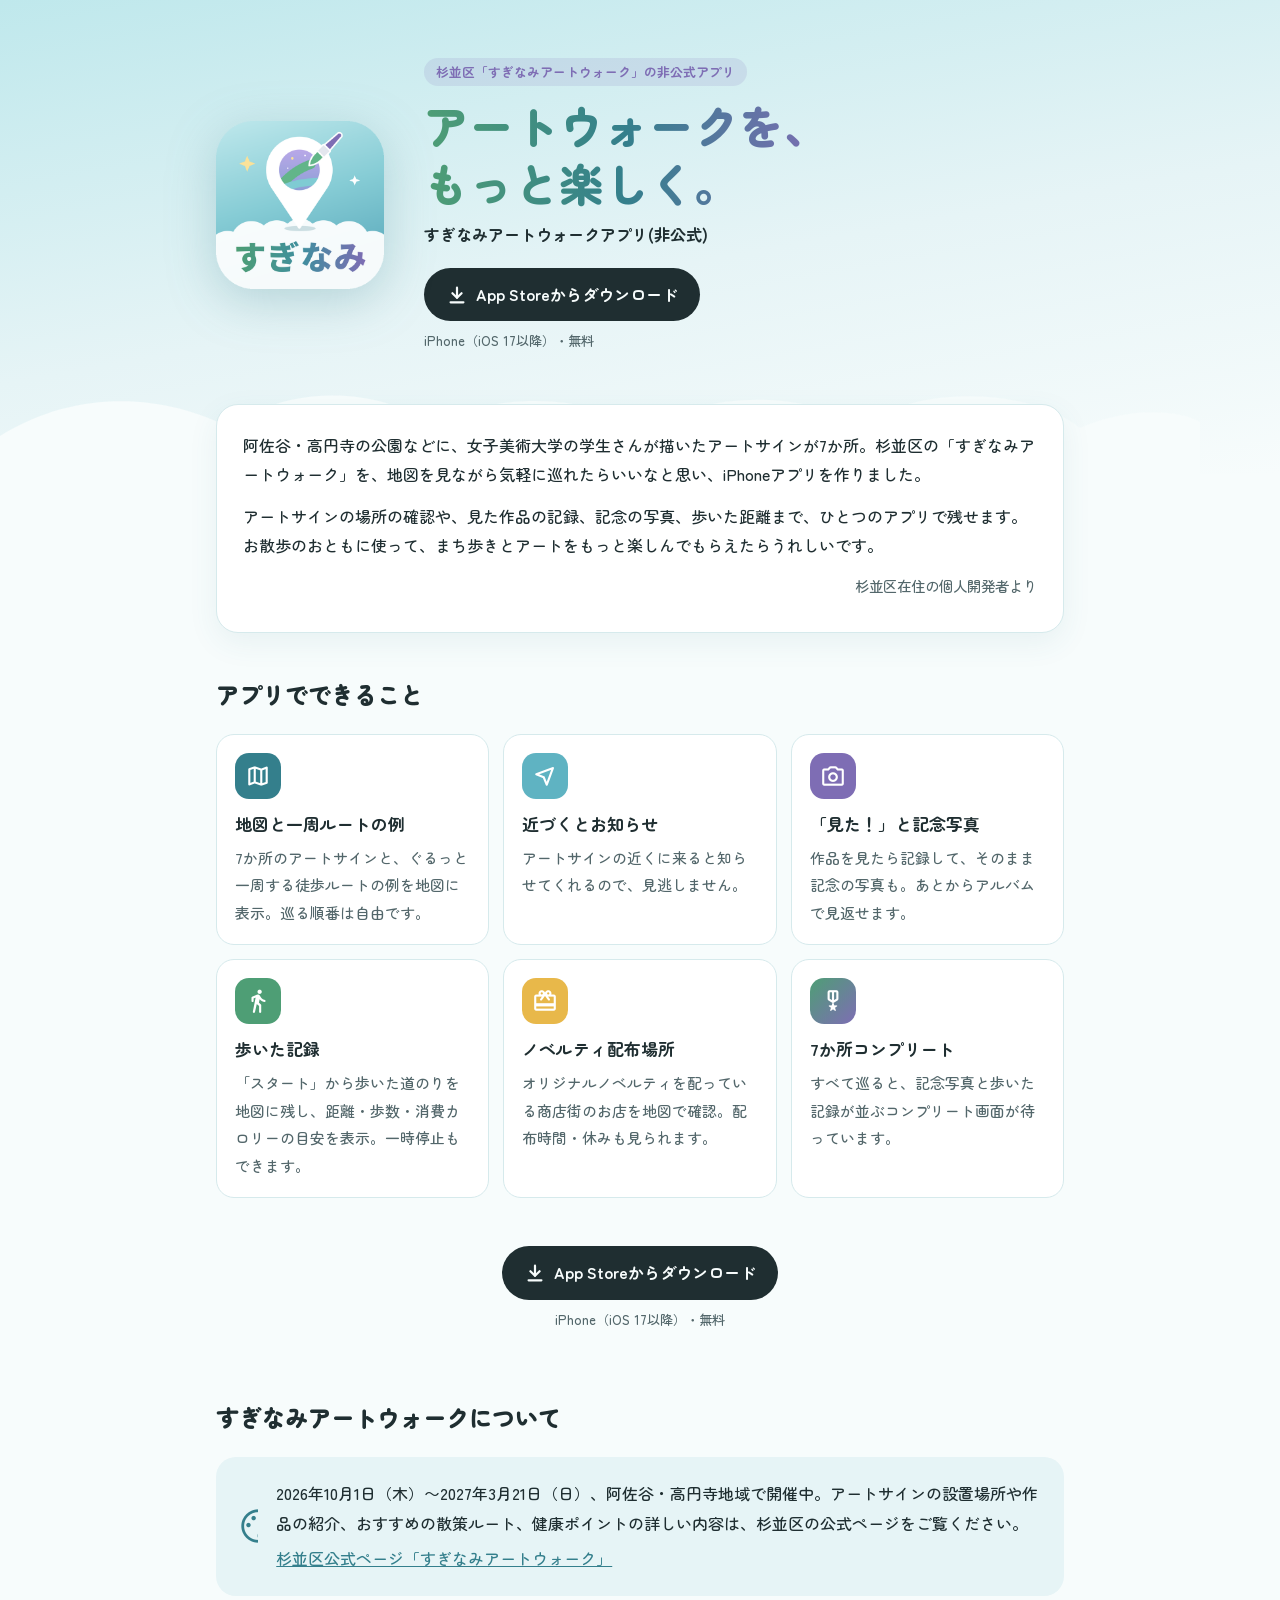
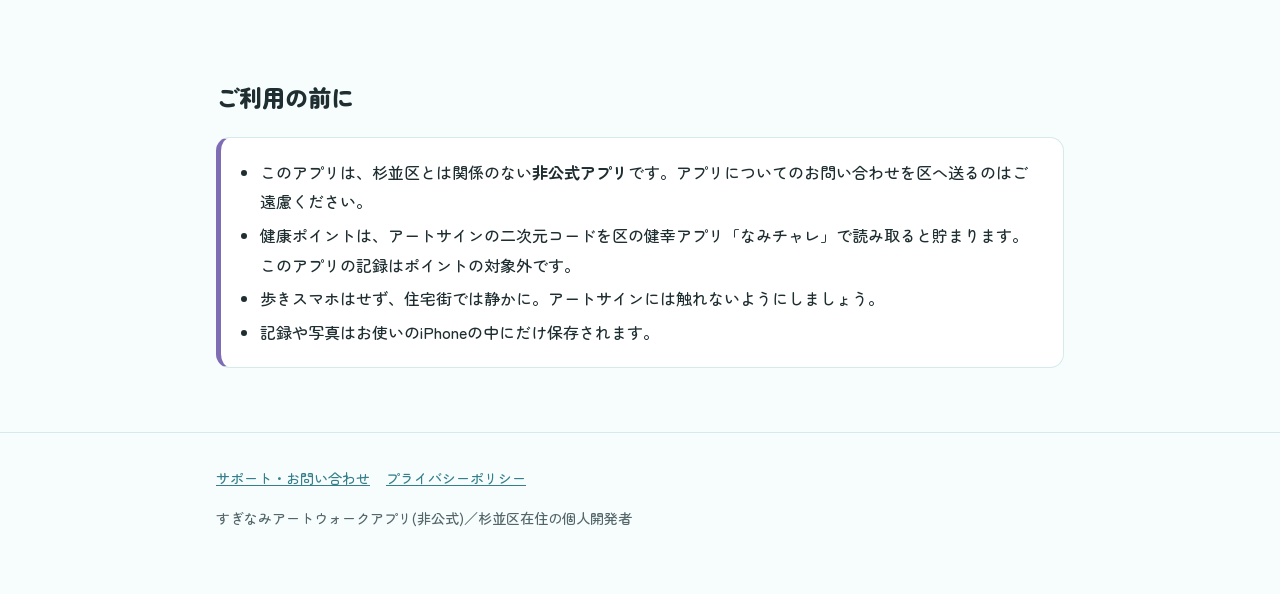
<file: docs/index.html>
<!doctype html>
<html lang="ja">
<head>
<meta charset="utf-8">
<meta name="viewport" content="width=device-width, initial-scale=1">
<title>すぎなみアートウォークアプリ(非公式)｜阿佐谷・高円寺のアートサイン巡りをもっと楽しく</title>
<meta name="description" content="杉並区「すぎなみアートウォーク」（阿佐谷・高円寺、2026年10月1日〜2027年3月21日）を楽しむための非公式iPhoneアプリ。7か所のアートサインを地図で巡り、鑑賞記録や記念写真、歩いた距離・消費カロリーを残せます。杉並区在住の個人開発者が作りました。">
<meta name="keywords" content="すぎなみアートウォーク,すぎなみアートウオーク,杉並区,阿佐谷,阿佐ヶ谷,高円寺,アートサイン,まち歩き,アプリ">
<link rel="canonical" href="https://j-mat0131.github.io/suginami-artwalk/">
<meta name="theme-color" content="#86CCD5">
<!-- iPhoneのSafariで「App Storeで開く」の帯を表示 -->
<meta name="apple-itunes-app" content="app-id=6829203410">
<link rel="icon" type="image/png" sizes="32x32" href="assets/favicon-32.png">
<link rel="icon" type="image/png" sizes="48x48" href="assets/favicon-48.png">
<link rel="icon" type="image/png" sizes="96x96" href="assets/favicon-96.png">
<link rel="icon" type="image/png" sizes="192x192" href="assets/favicon-192.png">
<link rel="apple-touch-icon" href="assets/apple-touch-icon.png">

<meta property="og:type" content="website">
<meta property="og:locale" content="ja_JP">
<meta property="og:site_name" content="すぎなみアートウォークアプリ(非公式)">
<meta property="og:title" content="すぎなみアートウォークアプリ(非公式)">
<meta property="og:description" content="阿佐谷・高円寺のアートサイン7か所を、地図・鑑賞記録・記念写真・歩いた記録で楽しめる非公式iPhoneアプリ。">
<meta property="og:url" content="https://j-mat0131.github.io/suginami-artwalk/">
<meta property="og:image" content="https://j-mat0131.github.io/suginami-artwalk/assets/og-image.png">
<meta property="og:image:width" content="1200">
<meta property="og:image:height" content="630">
<meta name="twitter:card" content="summary_large_image">

<script type="application/ld+json">
{
  "@context": "https://schema.org",
  "@type": "MobileApplication",
  "name": "すぎなみアートウォークアプリ(非公式)",
  "alternateName": ["すぎなみアートウオークアプリ(非公式)", "すぎなみアートウオーク 非公式アプリ"],
  "keywords": "すぎなみアートウォーク, すぎなみアートウオーク, 杉並区, 阿佐谷, 阿佐ヶ谷, 高円寺, アートサイン, まち歩き",
  "operatingSystem": "iOS 17以降",
  "applicationCategory": "TravelApplication",
  "description": "杉並区「すぎなみアートウォーク」の7か所のアートサインを巡るための非公式アプリ。地図とルート、近づくとお知らせ、鑑賞記録と記念写真、歩いた距離・歩数・消費カロリーの記録、ノベルティ配布場所の表示に対応。",
  "inLanguage": "ja",
  "isAccessibleForFree": true,
  "offers": { "@type": "Offer", "price": "0", "priceCurrency": "JPY" },
  "downloadUrl": "https://apps.apple.com/jp/app/id6829203410",
  "installUrl": "https://apps.apple.com/jp/app/id6829203410",
  "author": { "@type": "Person", "name": "杉並区在住の個人開発者" },
  "image": "https://j-mat0131.github.io/suginami-artwalk/assets/icon-512.png",
  "url": "https://j-mat0131.github.io/suginami-artwalk/"
}
</script>

<link rel="preconnect" href="https://fonts.googleapis.com">
<link rel="preconnect" href="https://fonts.gstatic.com" crossorigin>
<link href="https://fonts.googleapis.com/css2?family=Zen+Maru+Gothic:wght@500;700;900&display=swap" rel="stylesheet">
<link href="https://fonts.googleapis.com/css2?family=Material+Symbols+Rounded:opsz,wght,FILL@24,500,1&display=block" rel="stylesheet">

<style>
  :root {
    color-scheme: light dark;
    --sky: #E6F4F6; --sky2: #BFE8EC; --aqua: #5FB3C2; --teal: #347F8C;
    --green: #4E9E75; --lav: #7E6DB4; --sun: #E8B84A;
    --bg: #F7FCFC; --card: #FFFFFF; --text: #1F2E31; --sub: #53676B; --line: #D6EAEC;
  }
  @media (prefers-color-scheme: dark) {
    :root { --bg: #11201F; --card: #1A2D30; --text: #E8F2F3; --sub: #A8BEC2; --line: #2B4549;
            --teal: #7FCBD3; --green: #6CC093; --lav: #A897E0; --sky: #17292C; --sky2: #1E3A3F; }
  }
  * { box-sizing: border-box; }
  html { scroll-behavior: smooth; }
  body { margin: 0; background: var(--bg); color: var(--text);
         font-family: "Zen Maru Gothic", -apple-system, "Hiragino Maru Gothic ProN", "Hiragino Sans", sans-serif;
         font-weight: 500; line-height: 1.85; -webkit-font-smoothing: antialiased; }
  a { color: var(--teal); }
  .wrap { max-width: 880px; margin: 0 auto; padding: 0 16px; }
  .ms { font-family: "Material Symbols Rounded"; font-weight: normal; font-style: normal; line-height: 1;
        font-size: 26px; display: inline-block; overflow: hidden; -webkit-font-feature-settings: "liga"; font-feature-settings: "liga"; }

  /* ヒーロー */
  .hero { position: relative; overflow: hidden; padding: 56px 0 120px;
          background: linear-gradient(170deg, var(--sky2) 0%, var(--sky) 55%, var(--bg) 100%); }
  .hero .wrap { display: flex; gap: 40px; align-items: center; }
  .hero img.icon { width: 168px; height: 168px; flex: none; filter: drop-shadow(0 12px 24px rgba(47,118,133,.25)); }
  .badge { display: inline-block; font-size: .8rem; font-weight: 700; color: var(--lav);
           background: color-mix(in srgb, var(--lav) 14%, transparent); padding: 2px 12px; border-radius: 99px; }
  .hero h1 { font-size: clamp(1.9rem, 5.5vw, 2.8rem); line-height: 1.3; margin: 10px 0 8px; font-weight: 900;
             background: linear-gradient(90deg, var(--green), var(--teal) 50%, var(--lav));
             -webkit-background-clip: text; background-clip: text; color: transparent; }
  .hero .app { font-weight: 700; margin: 0 0 18px; }
  .cta { display: inline-flex; align-items: center; gap: 8px; padding: 12px 22px; border-radius: 99px;
         background: var(--text); color: var(--bg); text-decoration: none; font-weight: 700; }
  .cta { white-space: nowrap; }
  .cta:hover { opacity: .88; }
  .cta .ms { font-size: 24px; }
  .cta-note { display: block; margin-top: 8px; font-size: .82rem; color: var(--sub); }
  .cta-bottom { text-align: center; padding: 8px 0 24px; }
  .clouds { position: absolute; left: 0; right: 0; bottom: -2px; height: 110px; pointer-events: none; }

  section { padding: 40px 0; }
  h2 { font-size: 1.45rem; font-weight: 900; margin: 0 0 18px; }
  .message { background: var(--card); border: 1px solid var(--line); border-radius: 22px; padding: 26px 26px 20px;
             margin-top: -70px; position: relative; box-shadow: 0 10px 30px rgba(47,118,133,.08); }
  .message p { margin: 0 0 12px; }
  .message .by { text-align: right; color: var(--sub); font-size: .9rem; }

  .features { display: grid; grid-template-columns: repeat(auto-fit, minmax(240px, 1fr)); gap: 14px; }
  .feature { background: var(--card); border: 1px solid var(--line); border-radius: 18px; padding: 18px; }
  .feature .ms { width: 46px; height: 46px; border-radius: 14px; display: grid; place-items: center; color: #fff; margin-bottom: 10px; }
  .feature h3 { font-size: 1.05rem; margin: 0 0 4px; font-weight: 700; }
  .feature p { margin: 0; color: var(--sub); font-size: .93rem; }
  .c1 { background: var(--teal); } .c2 { background: var(--green); } .c3 { background: var(--lav); }
  .c4 { background: var(--aqua); } .c5 { background: var(--sun); } .c6 { background: linear-gradient(135deg, var(--green), var(--lav)); }

  .event { display: flex; gap: 18px; align-items: center; background: var(--sky); border-radius: 20px; padding: 22px; }
  .event .ms { font-size: 40px; color: var(--teal); }
  .event p { margin: 0 0 6px; }

  .notes { background: var(--card); border: 1px solid var(--line); border-left: 5px solid var(--lav);
           border-radius: 14px; padding: 16px 20px; }
  .notes ul { margin: 0; padding-left: 1.2em; }
  .notes li { margin: 4px 0; }

  footer { padding: 32px 0 48px; color: var(--sub); font-size: .88rem; border-top: 1px solid var(--line); margin-top: 24px; }
  footer nav a { margin-right: 16px; }

  @media (max-width: 640px) {
    .hero { padding: 36px 0 110px; text-align: center; }
    .hero .wrap { flex-direction: column; gap: 14px; }
    .hero img.icon { width: 128px; height: 128px; }
    .message { padding: 20px 18px 14px; }
    .event { flex-direction: column; text-align: center; }
  }
</style>
</head>
<body>

<header class="hero">
  <div class="wrap">
    <img class="icon" src="assets/icon-512.png" alt="アプリのアイコン" width="168" height="168">
    <div>
      <span class="badge">杉並区「すぎなみアートウォーク」の非公式アプリ</span>
      <h1>アートウォークを、<br>もっと楽しく。</h1>
      <p class="app">すぎなみアートウォークアプリ(非公式)</p>
      <a class="cta" href="https://apps.apple.com/jp/app/id6829203410" rel="noopener"><svg aria-hidden="true" width="22" height="22" viewBox="0 0 24 24" fill="none" stroke="currentColor" stroke-width="2.4" stroke-linecap="round" stroke-linejoin="round"><path d="M12 4v11"/><path d="m7 10 5 5 5-5"/><path d="M5 20h14"/></svg>App Storeからダウンロード</a>
      <span class="cta-note">iPhone（iOS 17以降）・無料</span>
    </div>
  </div>
  <svg class="clouds" viewBox="0 0 1200 110" preserveAspectRatio="none" aria-hidden="true">
    <path fill="var(--bg)" d="M0 70 C80 20 170 30 230 62 C280 20 380 18 430 60 C500 22 600 30 640 66 C700 26 800 22 860 60 C920 18 1030 22 1080 62 C1130 40 1180 44 1200 56 L1200 110 L0 110 Z"/>
  </svg>
</header>

<main class="wrap">
  <div class="message">
    <p>阿佐谷・高円寺の公園などに、女子美術大学の学生さんが描いたアートサインが7か所。杉並区の「すぎなみアートウォーク」を、地図を見ながら気軽に巡れたらいいなと思い、iPhoneアプリを作りました。</p>
    <p>アートサインの場所の確認や、見た作品の記録、記念の写真、歩いた距離まで、ひとつのアプリで残せます。お散歩のおともに使って、まち歩きとアートをもっと楽しんでもらえたらうれしいです。</p>
    <p class="by">杉並区在住の個人開発者より</p>
  </div>

  <section>
    <h2>アプリでできること</h2>
    <div class="features">
      <div class="feature"><span aria-hidden="true" class="ms c1">map</span>
        <h3>地図と一周ルートの例</h3><p>7か所のアートサインと、ぐるっと一周する徒歩ルートの例を地図に表示。巡る順番は自由です。</p></div>
      <div class="feature"><span aria-hidden="true" class="ms c4">near_me</span>
        <h3>近づくとお知らせ</h3><p>アートサインの近くに来ると知らせてくれるので、見逃しません。</p></div>
      <div class="feature"><span aria-hidden="true" class="ms c3">photo_camera</span>
        <h3>「見た！」と記念写真</h3><p>作品を見たら記録して、そのまま記念の写真も。あとからアルバムで見返せます。</p></div>
      <div class="feature"><span aria-hidden="true" class="ms c2">directions_walk</span>
        <h3>歩いた記録</h3><p>「スタート」から歩いた道のりを地図に残し、距離・歩数・消費カロリーの目安を表示。一時停止もできます。</p></div>
      <div class="feature"><span aria-hidden="true" class="ms c5">redeem</span>
        <h3>ノベルティ配布場所</h3><p>オリジナルノベルティを配っている商店街のお店を地図で確認。配布時間・休みも見られます。</p></div>
      <div class="feature"><span aria-hidden="true" class="ms c6">military_tech</span>
        <h3>7か所コンプリート</h3><p>すべて巡ると、記念写真と歩いた記録が並ぶコンプリート画面が待っています。</p></div>
    </div>
  </section>

  <div class="cta-bottom">
    <a class="cta" href="https://apps.apple.com/jp/app/id6829203410" rel="noopener"><svg aria-hidden="true" width="22" height="22" viewBox="0 0 24 24" fill="none" stroke="currentColor" stroke-width="2.4" stroke-linecap="round" stroke-linejoin="round"><path d="M12 4v11"/><path d="m7 10 5 5 5-5"/><path d="M5 20h14"/></svg>App Storeからダウンロード</a>
    <span class="cta-note">iPhone（iOS 17以降）・無料</span>
  </div>

  <section>
    <h2>すぎなみアートウォークについて</h2>
    <div class="event">
      <span aria-hidden="true" class="ms">palette</span>
      <div>
        <p>2026年10月1日（木）〜2027年3月21日（日）、阿佐谷・高円寺地域で開催中。アートサインの設置場所や作品の紹介、おすすめの散策ルート、健康ポイントの詳しい内容は、杉並区の公式ページをご覧ください。</p>
        <a href="https://www.city.suginami.tokyo.jp/s092/event/27274.html" rel="noopener">杉並区公式ページ「すぎなみアートウォーク」</a>
      </div>
    </div>
  </section>

  <section>
    <h2>ご利用の前に</h2>
    <div class="notes">
      <ul>
        <li>このアプリは、杉並区とは関係のない<strong>非公式アプリ</strong>です。アプリについてのお問い合わせを区へ送るのはご遠慮ください。</li>
        <li>健康ポイントは、アートサインの二次元コードを区の健幸アプリ「なみチャレ」で読み取ると貯まります。このアプリの記録はポイントの対象外です。</li>
        <li>歩きスマホはせず、住宅街では静かに。アートサインには触れないようにしましょう。</li>
        <li>記録や写真はお使いのiPhoneの中にだけ保存されます。</li>
      </ul>
    </div>
  </section>
</main>

<footer>
  <div class="wrap">
    <nav><a href="support/">サポート・お問い合わせ</a><a href="privacy/">プライバシーポリシー</a></nav>
    <p>すぎなみアートウォークアプリ(非公式)／杉並区在住の個人開発者</p>
  </div>
</footer>

</body>
</html>
</file>
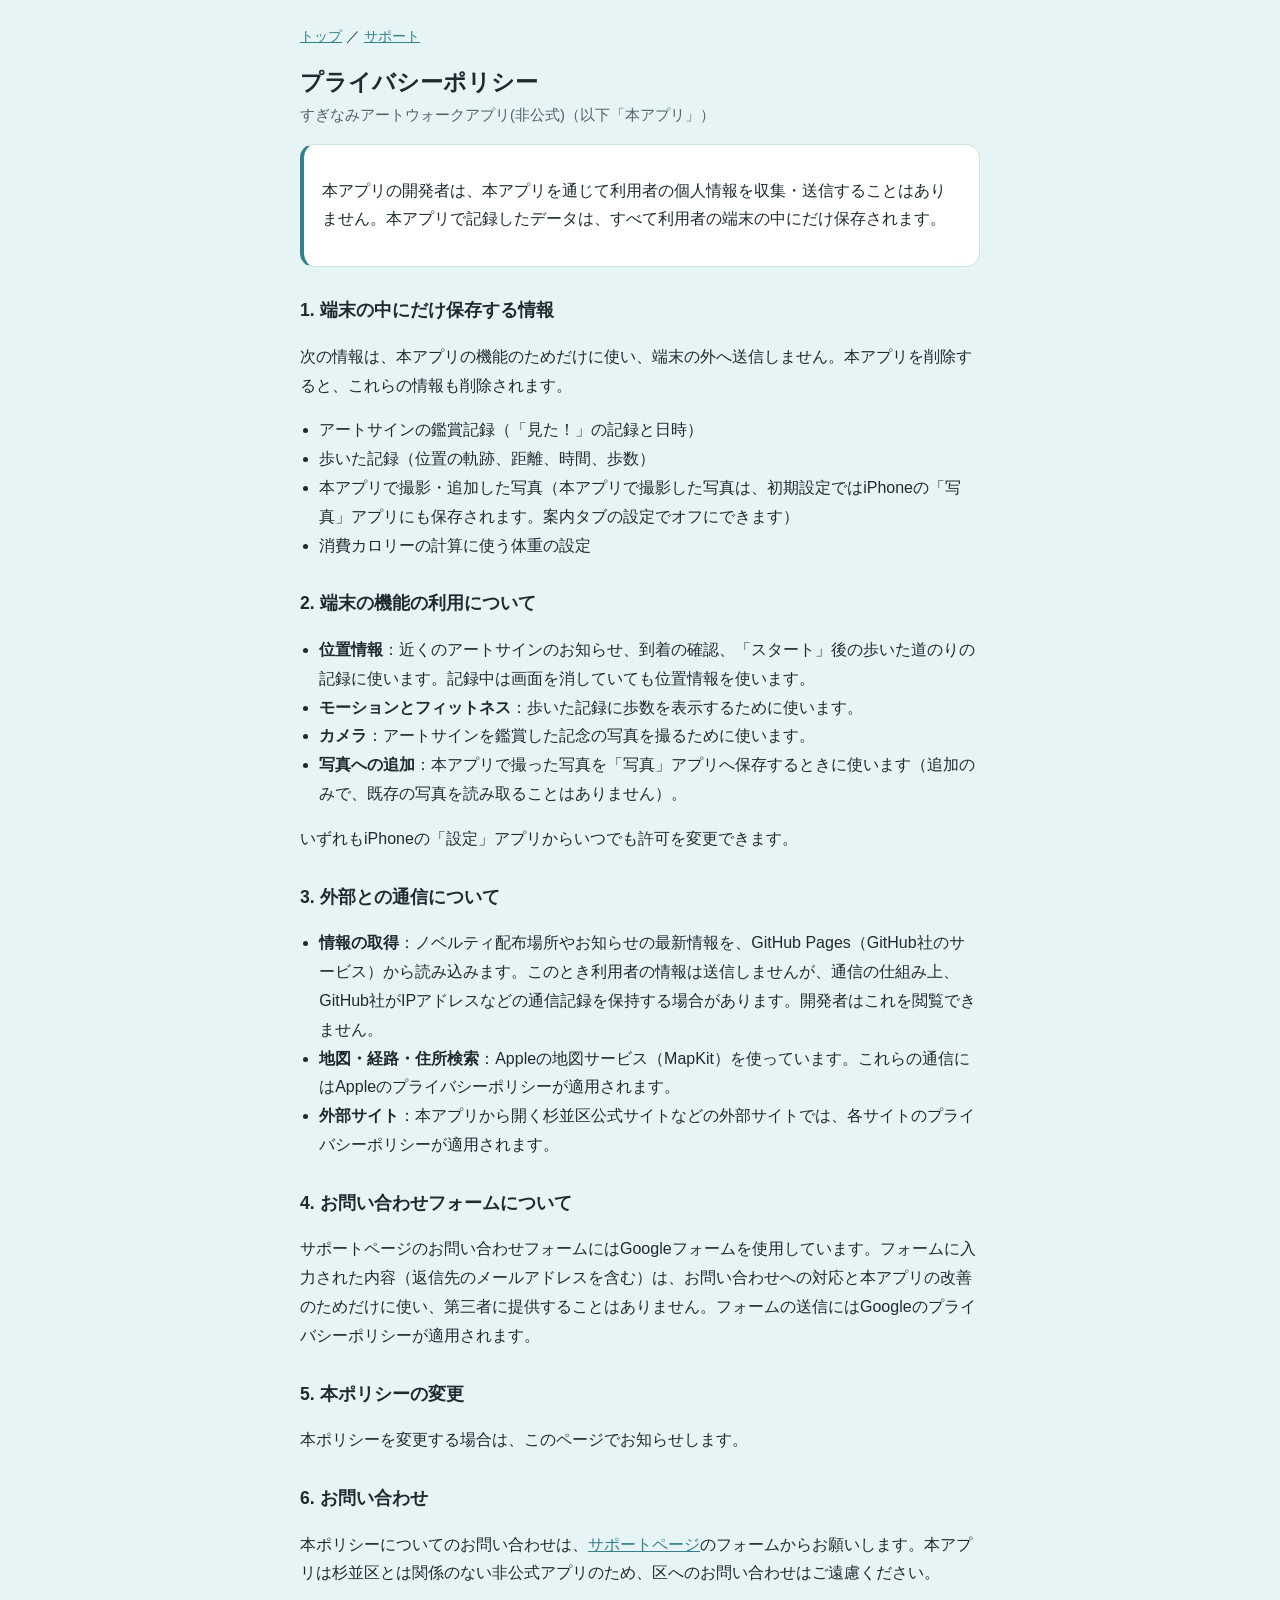
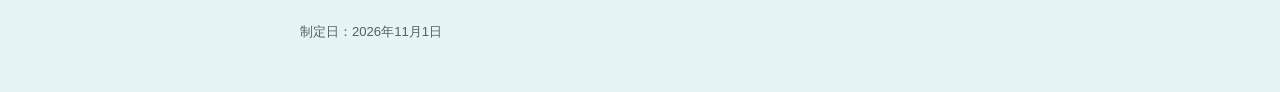
<file: docs/privacy/index.html>
<!doctype html>
<html lang="ja">
<head>
<meta charset="utf-8">
<meta name="viewport" content="width=device-width, initial-scale=1">
<title>プライバシーポリシー｜すぎなみアートウォークアプリ(非公式)</title>
<link rel="icon" type="image/png" sizes="32x32" href="../assets/favicon-32.png">
<link rel="icon" type="image/png" sizes="48x48" href="../assets/favicon-48.png">
<link rel="icon" type="image/png" sizes="96x96" href="../assets/favicon-96.png">
<link rel="icon" type="image/png" sizes="192x192" href="../assets/favicon-192.png">
<link rel="apple-touch-icon" href="../assets/apple-touch-icon.png">
<link rel="stylesheet" href="../style.css">
</head>
<body>
<main>
  <nav><a href="../">トップ</a> ／ <a href="../support/">サポート</a></nav>
  <h1>プライバシーポリシー</h1>
  <p class="lead">すぎなみアートウォークアプリ(非公式)（以下「本アプリ」）</p>

  <div class="card notice">
    <p>本アプリの開発者は、本アプリを通じて利用者の個人情報を収集・送信することはありません。本アプリで記録したデータは、すべて利用者の端末の中にだけ保存されます。</p>
  </div>

  <h2>1. 端末の中にだけ保存する情報</h2>
  <p>次の情報は、本アプリの機能のためだけに使い、端末の外へ送信しません。本アプリを削除すると、これらの情報も削除されます。</p>
  <ul>
    <li>アートサインの鑑賞記録（「見た！」の記録と日時）</li>
    <li>歩いた記録（位置の軌跡、距離、時間、歩数）</li>
    <li>本アプリで撮影・追加した写真（本アプリで撮影した写真は、初期設定ではiPhoneの「写真」アプリにも保存されます。案内タブの設定でオフにできます）</li>
    <li>消費カロリーの計算に使う体重の設定</li>
  </ul>

  <h2>2. 端末の機能の利用について</h2>
  <ul>
    <li><strong>位置情報</strong>：近くのアートサインのお知らせ、到着の確認、「スタート」後の歩いた道のりの記録に使います。記録中は画面を消していても位置情報を使います。</li>
    <li><strong>モーションとフィットネス</strong>：歩いた記録に歩数を表示するために使います。</li>
    <li><strong>カメラ</strong>：アートサインを鑑賞した記念の写真を撮るために使います。</li>
    <li><strong>写真への追加</strong>：本アプリで撮った写真を「写真」アプリへ保存するときに使います（追加のみで、既存の写真を読み取ることはありません）。</li>
  </ul>
  <p>いずれもiPhoneの「設定」アプリからいつでも許可を変更できます。</p>

  <h2>3. 外部との通信について</h2>
  <ul>
    <li><strong>情報の取得</strong>：ノベルティ配布場所やお知らせの最新情報を、GitHub Pages（GitHub社のサービス）から読み込みます。このとき利用者の情報は送信しませんが、通信の仕組み上、GitHub社がIPアドレスなどの通信記録を保持する場合があります。開発者はこれを閲覧できません。</li>
    <li><strong>地図・経路・住所検索</strong>：Appleの地図サービス（MapKit）を使っています。これらの通信にはAppleのプライバシーポリシーが適用されます。</li>
    <li><strong>外部サイト</strong>：本アプリから開く杉並区公式サイトなどの外部サイトでは、各サイトのプライバシーポリシーが適用されます。</li>
  </ul>

  <h2>4. お問い合わせフォームについて</h2>
  <p>サポートページのお問い合わせフォームにはGoogleフォームを使用しています。フォームに入力された内容（返信先のメールアドレスを含む）は、お問い合わせへの対応と本アプリの改善のためだけに使い、第三者に提供することはありません。フォームの送信にはGoogleのプライバシーポリシーが適用されます。</p>

  <h2>5. 本ポリシーの変更</h2>
  <p>本ポリシーを変更する場合は、このページでお知らせします。</p>

  <h2>6. お問い合わせ</h2>
  <p>本ポリシーについてのお問い合わせは、<a href="../support/">サポートページ</a>のフォームからお願いします。本アプリは杉並区とは関係のない非公式アプリのため、区へのお問い合わせはご遠慮ください。</p>

  <footer>制定日：2026年11月1日</footer>
</main>
</body>
</html>
</file>
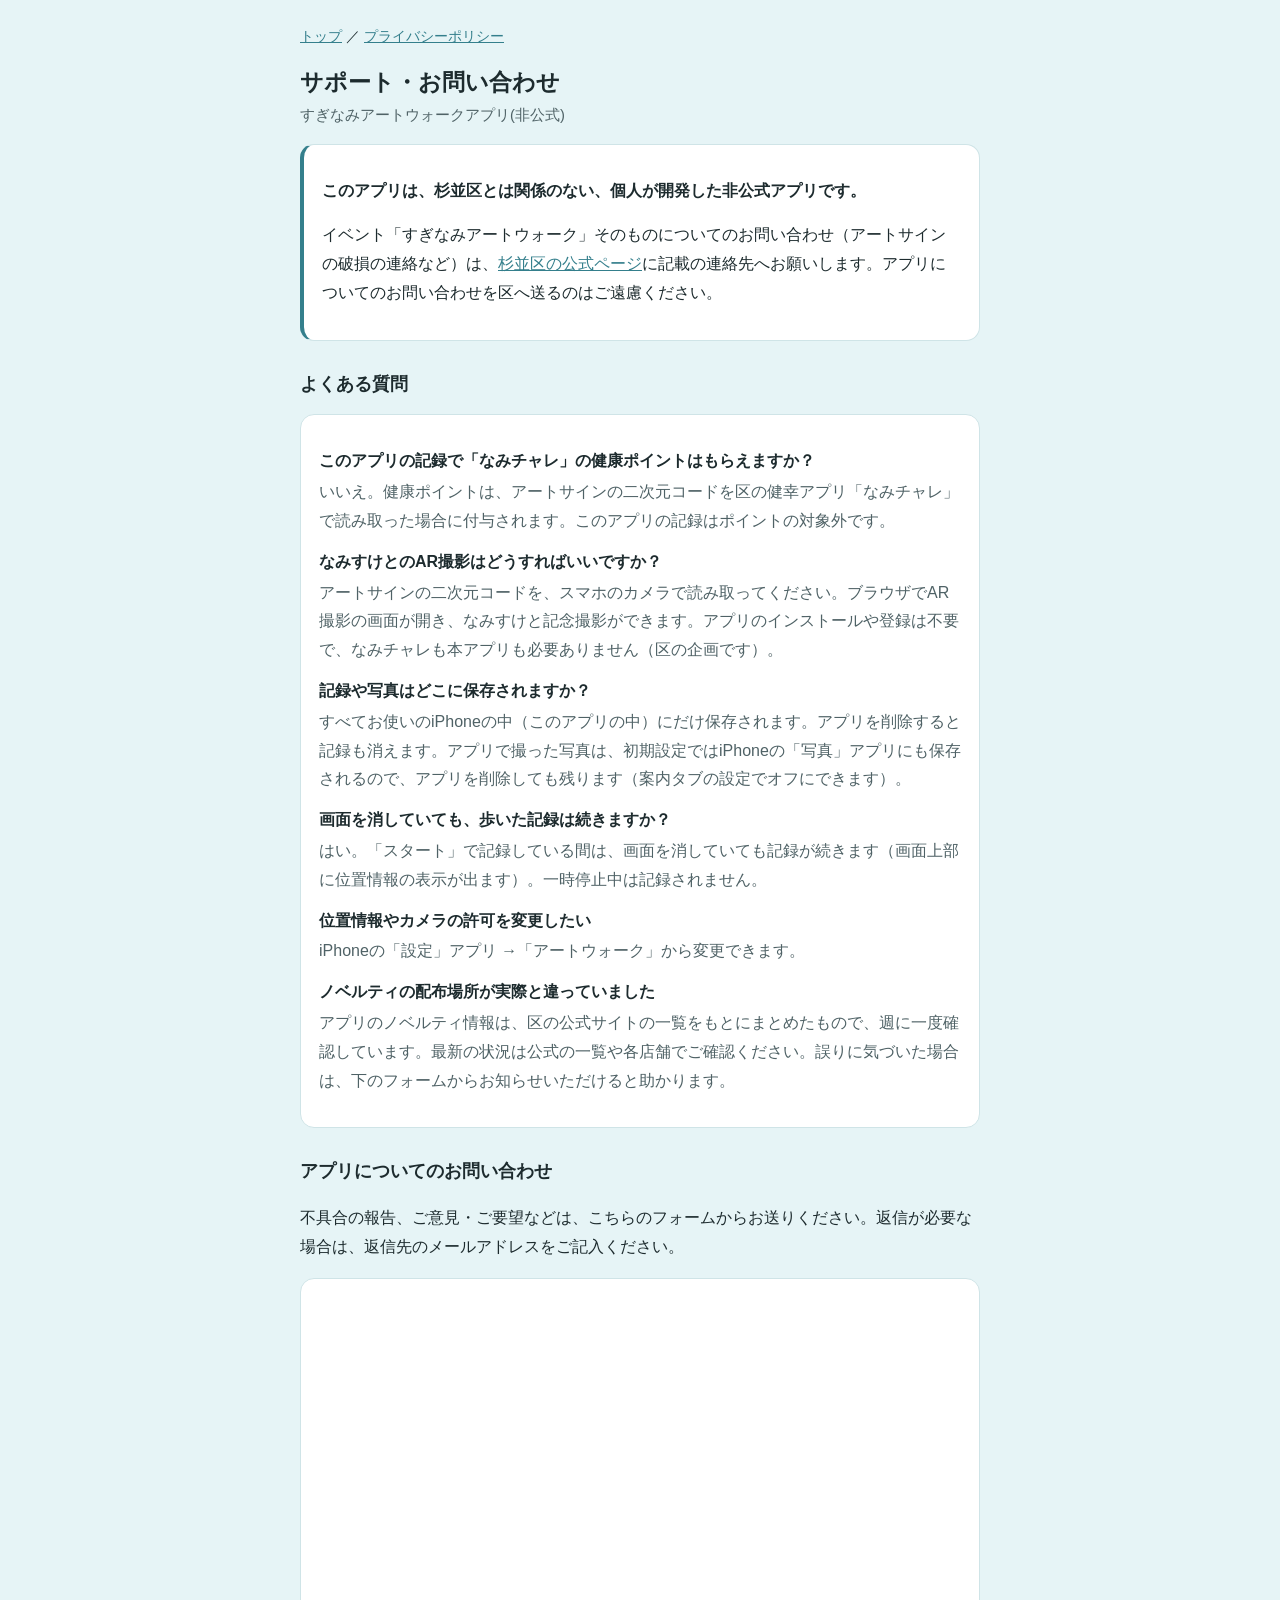
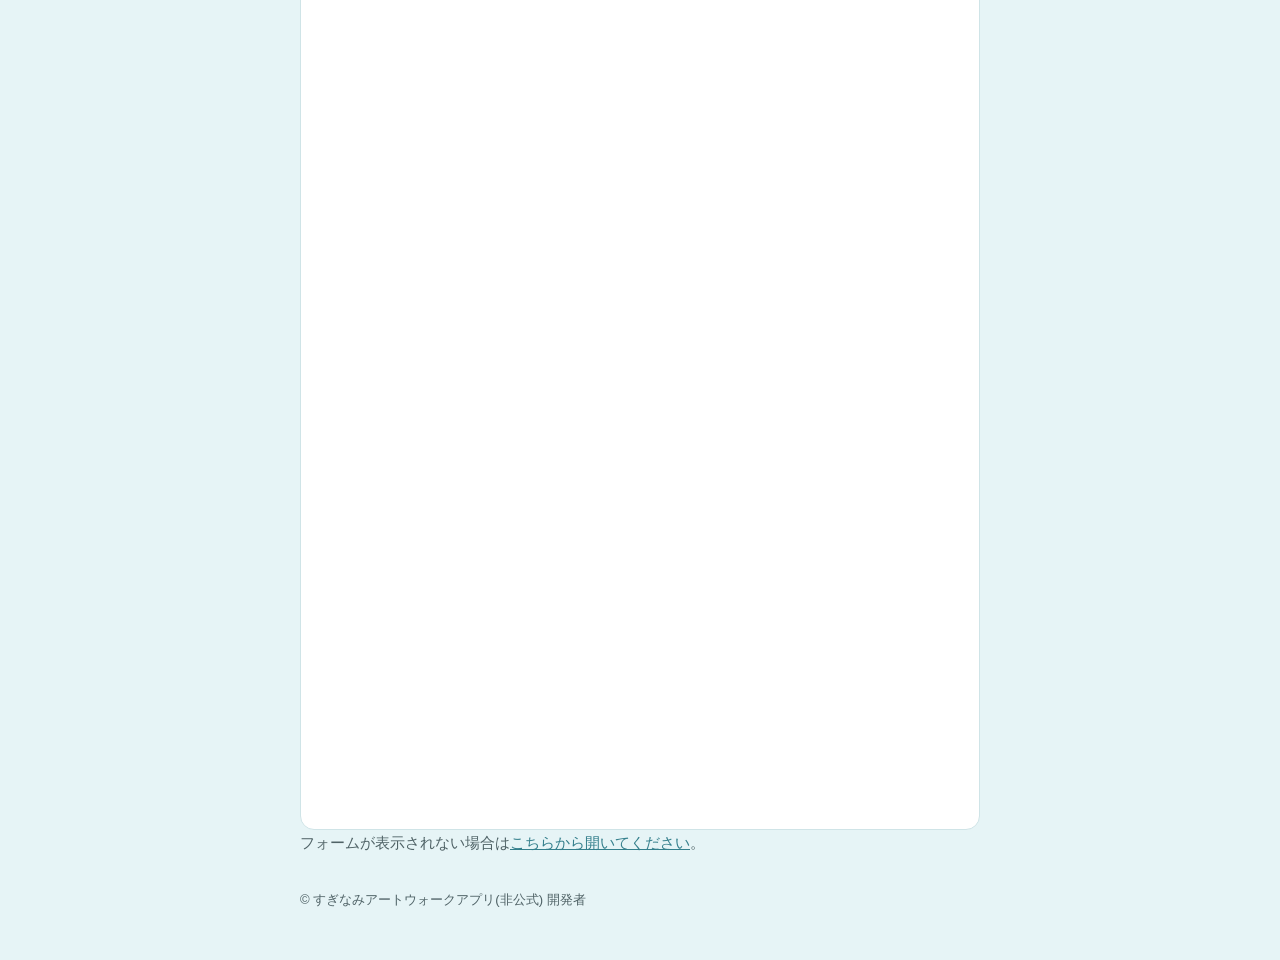
<file: docs/support/index.html>
<!doctype html>
<html lang="ja">
<head>
<meta charset="utf-8">
<meta name="viewport" content="width=device-width, initial-scale=1">
<title>サポート｜すぎなみアートウォークアプリ(非公式)</title>
<link rel="icon" type="image/png" sizes="32x32" href="../assets/favicon-32.png">
<link rel="icon" type="image/png" sizes="48x48" href="../assets/favicon-48.png">
<link rel="icon" type="image/png" sizes="96x96" href="../assets/favicon-96.png">
<link rel="icon" type="image/png" sizes="192x192" href="../assets/favicon-192.png">
<link rel="apple-touch-icon" href="../assets/apple-touch-icon.png">
<link rel="stylesheet" href="../style.css">
</head>
<body>
<main>
  <nav><a href="../">トップ</a> ／ <a href="../privacy/">プライバシーポリシー</a></nav>
  <h1>サポート・お問い合わせ</h1>
  <p class="lead">すぎなみアートウォークアプリ(非公式)</p>

  <div class="card notice">
    <p><strong>このアプリは、杉並区とは関係のない、個人が開発した非公式アプリです。</strong></p>
    <p>イベント「すぎなみアートウォーク」そのものについてのお問い合わせ（アートサインの破損の連絡など）は、<a href="https://www.city.suginami.tokyo.jp/s092/event/27274.html">杉並区の公式ページ</a>に記載の連絡先へお願いします。アプリについてのお問い合わせを区へ送るのはご遠慮ください。</p>
  </div>

  <h2>よくある質問</h2>
  <div class="card">
    <dl>
      <dt>このアプリの記録で「なみチャレ」の健康ポイントはもらえますか？</dt>
      <dd>いいえ。健康ポイントは、アートサインの二次元コードを区の健幸アプリ「なみチャレ」で読み取った場合に付与されます。このアプリの記録はポイントの対象外です。</dd>

      <dt>なみすけとのAR撮影はどうすればいいですか？</dt>
      <dd>アートサインの二次元コードを、スマホのカメラで読み取ってください。ブラウザでAR撮影の画面が開き、なみすけと記念撮影ができます。アプリのインストールや登録は不要で、なみチャレも本アプリも必要ありません（区の企画です）。</dd>

      <dt>記録や写真はどこに保存されますか？</dt>
      <dd>すべてお使いのiPhoneの中（このアプリの中）にだけ保存されます。アプリを削除すると記録も消えます。アプリで撮った写真は、初期設定ではiPhoneの「写真」アプリにも保存されるので、アプリを削除しても残ります（案内タブの設定でオフにできます）。</dd>

      <dt>画面を消していても、歩いた記録は続きますか？</dt>
      <dd>はい。「スタート」で記録している間は、画面を消していても記録が続きます（画面上部に位置情報の表示が出ます）。一時停止中は記録されません。</dd>

      <dt>位置情報やカメラの許可を変更したい</dt>
      <dd>iPhoneの「設定」アプリ →「アートウォーク」から変更できます。</dd>

      <dt>ノベルティの配布場所が実際と違っていました</dt>
      <dd>アプリのノベルティ情報は、区の公式サイトの一覧をもとにまとめたもので、週に一度確認しています。最新の状況は公式の一覧や各店舗でご確認ください。誤りに気づいた場合は、下のフォームからお知らせいただけると助かります。</dd>
    </dl>
  </div>

  <h2>アプリについてのお問い合わせ</h2>
  <p>不具合の報告、ご意見・ご要望などは、こちらのフォームからお送りください。返信が必要な場合は、返信先のメールアドレスをご記入ください。</p>
  <div class="form-wrap">
    <iframe src="https://docs.google.com/forms/d/e/1FAIpQLScMGtdi1kobS8wXotfJumxJrZPNr18LLzX-PEmrMUARIcDdJw/viewform?embedded=true" title="お問い合わせフォーム" loading="lazy">読み込んでいます…</iframe>
  </div>
  <p class="lead">フォームが表示されない場合は<a href="https://docs.google.com/forms/d/e/1FAIpQLScMGtdi1kobS8wXotfJumxJrZPNr18LLzX-PEmrMUARIcDdJw/viewform">こちらから開いてください</a>。</p>

  <footer>© すぎなみアートウォークアプリ(非公式) 開発者</footer>
</main>
</body>
</html>
</file>
<file: docs/style.css>
:root { color-scheme: light dark; --bg: #E6F4F6; --card: #ffffff; --text: #1d2b2e; --sub: #4f6266; --accent: #347F8C; --line: #cfe4e7; }
@media (prefers-color-scheme: dark) { :root { --bg: #142226; --card: #1d3034; --text: #e6f0f2; --sub: #a9bdc1; --accent: #7FCBD3; --line: #2c4549; } }
* { box-sizing: border-box; }
body { margin: 0; padding: 24px 16px 48px; background: var(--bg); color: var(--text); font-family: -apple-system, "Hiragino Sans", "Noto Sans JP", sans-serif; line-height: 1.8; }
main { max-width: 680px; margin: 0 auto; }
h1 { font-size: 1.45rem; line-height: 1.4; margin: 0 0 4px; }
h2 { font-size: 1.1rem; margin: 28px 0 8px; }
.lead { color: var(--sub); font-size: .92rem; margin-top: 0; }
.card { background: var(--card); border: 1px solid var(--line); border-radius: 14px; padding: 16px 18px; margin: 14px 0; }
.notice { border-left: 4px solid var(--accent); }
a { color: var(--accent); }
dt { font-weight: bold; margin-top: 12px; }
dd { margin: 2px 0 0; color: var(--sub); }
ul { padding-left: 1.2em; }
.form-wrap { background: #fff; border-radius: 14px; overflow: hidden; border: 1px solid var(--line); }
.form-wrap iframe { display: block; width: 100%; height: 1150px; border: 0; }
nav { font-size: .9rem; margin-bottom: 16px; }
footer { margin-top: 32px; font-size: .82rem; color: var(--sub); }
</file>
